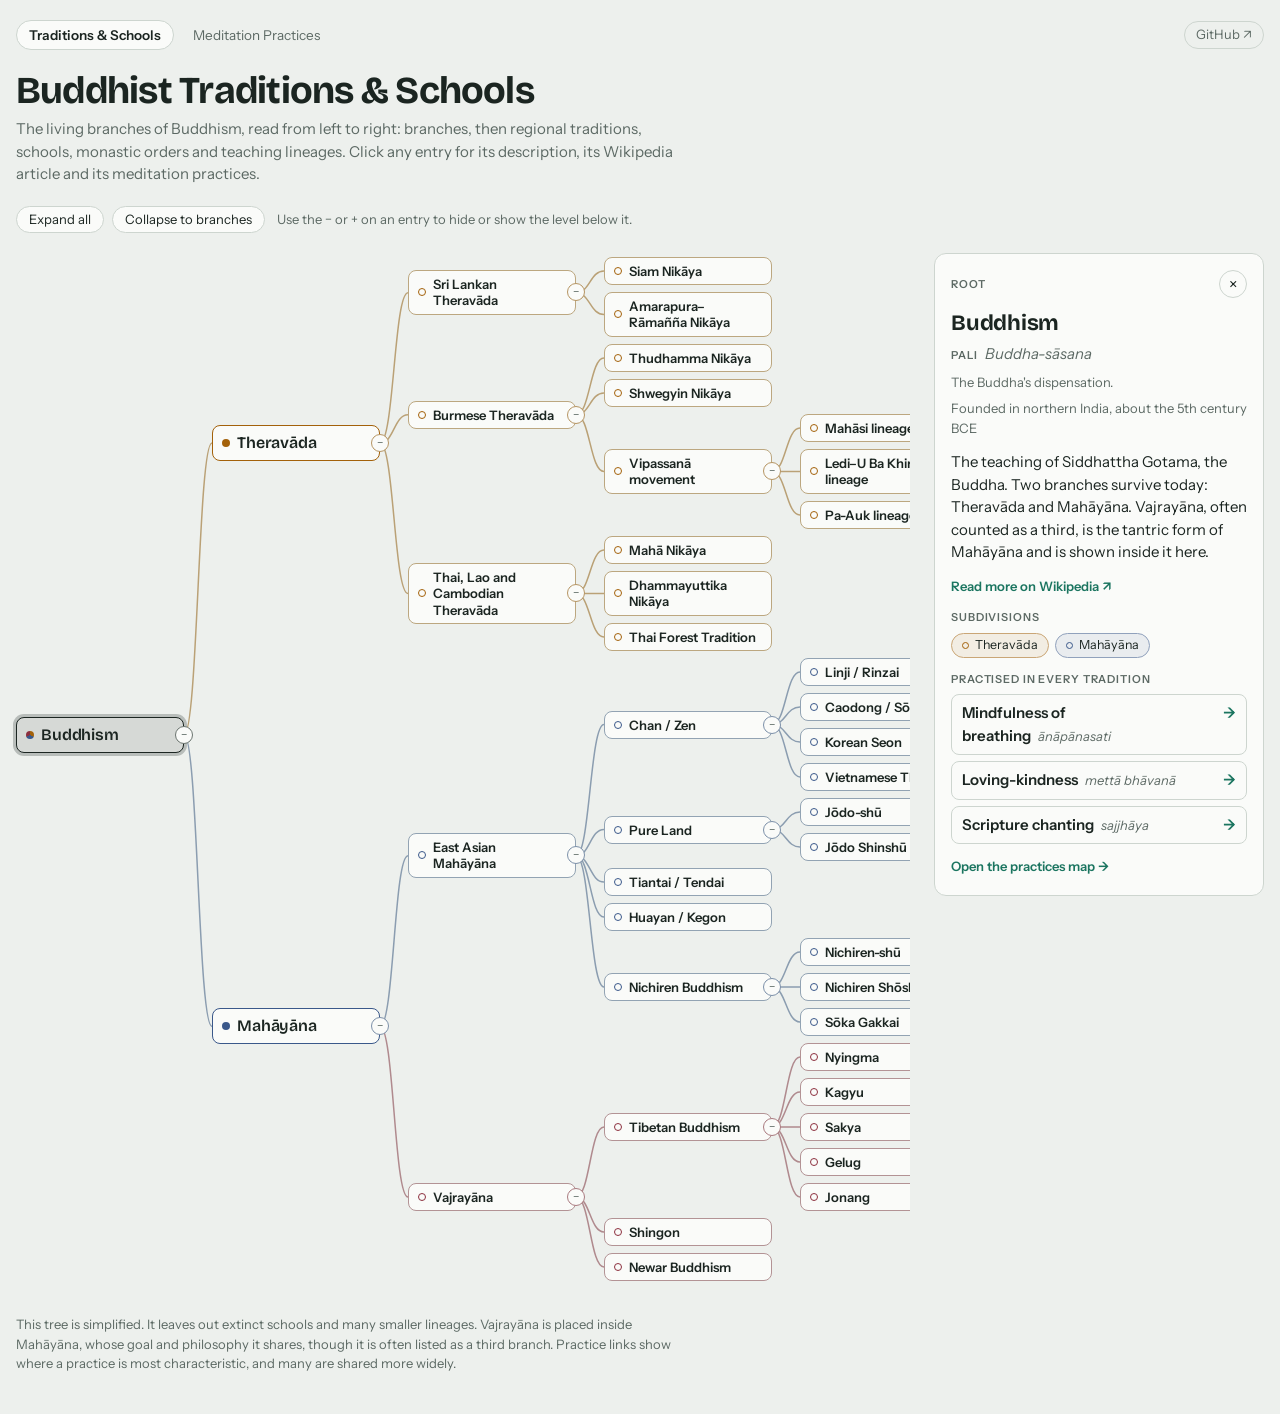
<file: index.html>
<!doctype html>
<html lang="en">
<head>
<meta charset="utf-8">
<meta name="viewport" content="width=device-width, initial-scale=1, viewport-fit=cover">
<meta name="description" content="A tidy tree of the major branches of Buddhism with their schools, orders and lineages, linked to Wikipedia and to the meditation practices of each.">
<title>Buddhist Traditions &amp; Schools</title>
<link rel="stylesheet" href="https://fonts.googleapis.com/css2?family=Bricolage+Grotesque:opsz,wght@12..96,500;12..96,700&family=Instrument+Sans:ital,wght@0,400;0,500;0,600;1,400&display=swap">
<link rel="stylesheet" href="site.css">
</head>
<body>
<div class="page wide">
  <nav class="nav" aria-label="Pages">
    <a href="index.html" aria-current="page">Traditions &amp; Schools</a>
    <a href="practices.html">Meditation Practices</a>
    <a class="repo" href="https://github.com/mobiledge/buddhist-meditation-map">GitHub <span aria-hidden="true">&#8599;</span></a>
  </nav>

  <header>
    <h1>Buddhist Traditions &amp; Schools</h1>
    <p class="lede">The living branches of Buddhism, read from left to right: branches, then regional traditions, schools, monastic orders and teaching lineages. Click any entry for its description, its Wikipedia article and its meditation practices.</p>
  </header>

  <div class="treebar">
    <button class="pill" type="button" id="expand">Expand all</button>
    <button class="pill" type="button" id="collapse">Collapse to branches</button>
    <span class="note">Use the &minus; or + on an entry to hide or show the level below it.</span>
  </div>

  <main>
    <div class="tidy-wrap" id="wrap" tabindex="0" role="region" aria-label="Traditions tree">
      <div class="tidy" id="tidy"><svg id="edges" aria-hidden="true"></svg></div>
    </div>
    <aside class="panel" id="panel" aria-live="polite"></aside>
  </main>

  <footer>
    <p>This tree is simplified. It leaves out extinct schools and many smaller lineages. Vajrayāna is placed inside Mahāyāna, whose goal and philosophy it shares, though it is often listed as a third branch. Practice links show where a practice is most characteristic, and many are shared more widely.</p>
  </footer>
</div>

<script src="data.js"></script>
<script>
(function () {
  var D = window.BMM, byId = D.byId;
  var $ = function (id) { return document.getElementById(id); };
  var SVGNS = "http://www.w3.org/2000/svg";
  var GAPX = 28, GAPY = 7;
  var wide = window.matchMedia && window.matchMedia("(min-width: 861px)").matches;
  var state = { sel: wide ? "buddhism" : null, open: {} };
  D.TRADITIONS.forEach(function (t) { state.open[t.id] = true; });
  var cards = {}, edges = {}, pos = {};

  function el(tag, cls, text) {
    var e = document.createElement(tag);
    if (cls) e.className = cls;
    if (text != null) e.textContent = text;
    return e;
  }

  // ----- build every node once, in reading order -----
  function build(id) {
    var t = byId[id];
    var c = el("div", "tnode " + t.fam + " d" + Math.min(t.depth, 3));
    var b = el("button", "pick");
    b.type = "button"; b.id = "node-" + id; b.dataset.go = id;
    b.appendChild(el("span", "dot" + (t.depth > 1 ? " hollow" : "")));
    b.appendChild(el("span", null, t.name));
    c.appendChild(b);
    if (t.children.length) {
      var tw = el("button", "twist");
      tw.type = "button"; tw.dataset.twist = id;
      c.appendChild(tw);
    }
    $("tidy").appendChild(c);
    cards[id] = c;
    if (t.parent) {
      var path = document.createElementNS(SVGNS, "path");
      path.setAttribute("class", t.fam);
      $("edges").appendChild(path);
      edges[id] = path;
    }
    t.children.forEach(build);
  }
  build("buddhism");

  // ----- tidy layout: leaves stack in order, each parent sits at the middle of its children -----
  function kids(id) { return state.open[id] ? byId[id].children : []; }

  function layout() {
    var W = cards.buddhism.offsetWidth, h = {}, block = {}, maxDepth = 0, visible = {};
    (function mark(id) { visible[id] = true; kids(id).forEach(mark); })("buddhism");
    D.TRADITIONS.forEach(function (t) {
      var c = cards[t.id];
      c.hidden = !visible[t.id];
      if (edges[t.id]) edges[t.id].style.display = visible[t.id] ? "" : "none";
      var tw = c.querySelector(".twist");
      if (tw) {
        tw.textContent = state.open[t.id] ? "−" : "+";
        tw.setAttribute("aria-expanded", state.open[t.id] ? "true" : "false");
        tw.setAttribute("aria-label", (state.open[t.id] ? "Hide" : "Show") + " the subdivisions of " + t.name);
      }
      c.classList.toggle("sel", state.sel === t.id);
      c.firstChild.setAttribute("aria-pressed", state.sel === t.id ? "true" : "false");
    });
    Object.keys(visible).forEach(function (id) { h[id] = cards[id].offsetHeight; });

    function size(id) {
      var k = kids(id), total = 0;
      k.forEach(function (c) { total += size(c) + GAPY; });
      block[id] = Math.max(h[id], k.length ? total - GAPY : 0);
      return block[id];
    }
    function place(id, depth, top) {
      var k = kids(id), y = top;
      maxDepth = Math.max(maxDepth, depth);
      if (k.length) {
        var total = -GAPY;
        k.forEach(function (c) { total += block[c] + GAPY; });
        var at = top + (block[id] - total) / 2;
        k.forEach(function (c) { place(c, depth + 1, at); at += block[c] + GAPY; });
        var a = pos[k[0]], b = pos[k[k.length - 1]];
        y = (a.y + a.h / 2 + b.y + b.h / 2) / 2 - h[id] / 2;
        y = Math.min(Math.max(y, top), top + block[id] - h[id]);
      }
      pos[id] = { x: depth * (W + GAPX), y: y, h: h[id] };
    }
    var total = size("buddhism");
    place("buddhism", 0, 0);

    Object.keys(visible).forEach(function (id) {
      var p = pos[id];
      cards[id].style.transform = "translate(" + p.x + "px," + Math.round(p.y) + "px)";
      var par = byId[id].parent;
      if (par) {
        var q = pos[par], x1 = q.x + W, y1 = q.y + q.h / 2, x2 = p.x, y2 = p.y + p.h / 2, mx = (x1 + x2) / 2;
        edges[id].setAttribute("d", "M" + x1 + "," + y1.toFixed(1) + " C" + mx + "," + y1.toFixed(1) + " " + mx + "," + y2.toFixed(1) + " " + x2 + "," + y2.toFixed(1));
      }
    });
    $("tidy").style.height = Math.ceil(total) + "px";
    $("tidy").style.width = ((maxDepth + 1) * W + maxDepth * GAPX) + "px";
  }

  // ----- detail panel -----
  function section(p, title) {
    var s = el("div", "sec");
    s.appendChild(el("div", "sub", title));
    p.appendChild(s);
    return s;
  }
  function nodeTag(t, dot) {
    var b = el("button", "tag " + t.fam);
    b.type = "button"; b.dataset.go = t.id;
    if (dot) b.appendChild(el("span", "dot hollow"));
    b.appendChild(el("span", null, t.name));
    return b;
  }
  function practiceLink(entry) {
    var p = entry.p, a = el("a", "item");
    a.href = "practices.html#p-" + p.id;
    a.appendChild(el("span", "go", "→"));
    a.appendChild(el("b", null, p.name));
    var st = D.shortTerm(p);
    if (st) a.appendChild(el("i", "tm2", st));
    if (entry.techs.length) a.appendChild(el("span", "why", "Technique: " + entry.techs.map(function (k) { return k.name; }).join(", ")));
    return a;
  }

  function renderPanel() {
    var t = state.sel ? byId[state.sel] : null, p = $("panel");
    p.textContent = "";
    p.classList.toggle("empty", !t);
    if (!t) {
      p.appendChild(el("div", "eyebrow", "Details"));
      p.appendChild(el("p", null, "Click an entry in the tree to read about it, open its Wikipedia article and see its meditation practices."));
      return;
    }
    var top = el("div", "panel-top");
    top.appendChild(el("div", "eyebrow", t.kind));
    var x = el("button", "close", "×");
    x.type = "button"; x.id = "close"; x.setAttribute("aria-label", "Close details");
    top.appendChild(x);
    p.appendChild(top);

    var head = el("div", "sec");
    var anc = D.ancestors(t.id).reverse();
    if (anc.length) {
      var cr = el("div", "crumbs");
      anc.forEach(function (a, i) {
        if (i) cr.appendChild(el("span", null, "›"));
        cr.appendChild(nodeTag(byId[a], false));
      });
      head.appendChild(cr);
    }
    head.appendChild(el("h2", null, t.name));
    if (D.shortTerm(t)) {
      var tp = el("p", "term");
      if (t.lang) tp.appendChild(el("span", "lang", t.lang));
      tp.appendChild(el("i", null, t.term));
      head.appendChild(tp);
    }
    if (t.gloss) head.appendChild(el("p", "note", t.gloss));
    if (t.region) head.appendChild(el("p", "note", t.region));
    p.appendChild(head);
    p.appendChild(el("p", null, t.desc));

    var w = el("a", "xref", "Read more on Wikipedia ↗");
    w.href = t.wiki; w.target = "_blank"; w.rel = "noopener";
    p.appendChild(w);

    if (t.children.length) {
      var s1 = section(p, "Subdivisions"), tags = el("div", "tags");
      t.children.forEach(function (c) { tags.appendChild(nodeTag(byId[c], true)); });
      s1.appendChild(tags);
    }

    var pr = D.practicesFor(t.id);
    var s2 = section(p, t.id === "buddhism" ? "Practised in every tradition" : "Meditation practices");
    if (pr.direct.length) {
      var ul = el("ul", "list");
      pr.direct.forEach(function (e) { var li = el("li"); li.appendChild(practiceLink(e)); ul.appendChild(li); });
      s2.appendChild(ul);
    } else {
      s2.appendChild(el("p", "note", "No practice on the map is specific to this entry. It follows the practices of the wider tradition below."));
    }
    if (pr.shared.length) {
      var s3 = section(p, "Shared with the wider tradition"), tg = el("div", "tags");
      pr.shared.forEach(function (e) {
        var a = el("a", "tag qual", e.p.name);
        a.href = "practices.html#p-" + e.p.id;
        tg.appendChild(a);
      });
      s3.appendChild(tg);
    }
    var all = el("a", "xref", t.id === "buddhism" ? "Open the practices map →" : "Show " + t.name + " on the practices map →");
    all.href = "practices.html" + (t.id === "buddhism" ? "" : "#t-" + t.id);
    p.appendChild(all);
    p.scrollTop = 0;
  }

  function select(id, scroll) {
    state.sel = id;
    if (id) D.ancestors(id).forEach(function (a) { state.open[a] = true; });
    layout();
    renderPanel();
    try { history.replaceState(null, "", id ? "#" + id : location.pathname + location.search); } catch (e) {}
    if (id && scroll) {
      var still = window.matchMedia && window.matchMedia("(prefers-reduced-motion: reduce)").matches;
      cards[id].firstChild.scrollIntoView({ block: "center", inline: "center", behavior: still ? "auto" : "smooth" });
    }
  }

  // ----- events -----
  document.addEventListener("click", function (e) {
    var t = e.target;
    var tw = t.closest("[data-twist]");
    if (tw) { state.open[tw.dataset.twist] = !state.open[tw.dataset.twist]; layout(); return; }
    var go = t.closest("[data-go]");
    if (go) {
      var inTree = !!go.closest("#tidy");
      select(inTree && state.sel === go.dataset.go ? null : go.dataset.go, !inTree);
      return;
    }
    if (t.closest("#close")) { select(null); return; }
    if (t.closest("#expand")) { D.TRADITIONS.forEach(function (x) { state.open[x.id] = true; }); layout(); return; }
    if (t.closest("#collapse")) { D.TRADITIONS.forEach(function (x) { state.open[x.id] = x.depth < 1; }); layout(); }
  });

  // index.html#<tradition id> selects that entry; this is how the practices page links here
  function fromHash() {
    var h = decodeURIComponent(location.hash.slice(1));
    if (h && byId[h] && byId[h].set === "trad") { select(h, true); return true; }
    return false;
  }
  window.addEventListener("hashchange", fromHash);
  window.addEventListener("resize", layout);
  if (document.fonts && document.fonts.ready) document.fonts.ready.then(layout);
  if (!fromHash()) { layout(); renderPanel(); }
  requestAnimationFrame(function () { requestAnimationFrame(function () { $("tidy").classList.add("ready"); }); });
})();
</script>
</body>
</html>
</file>
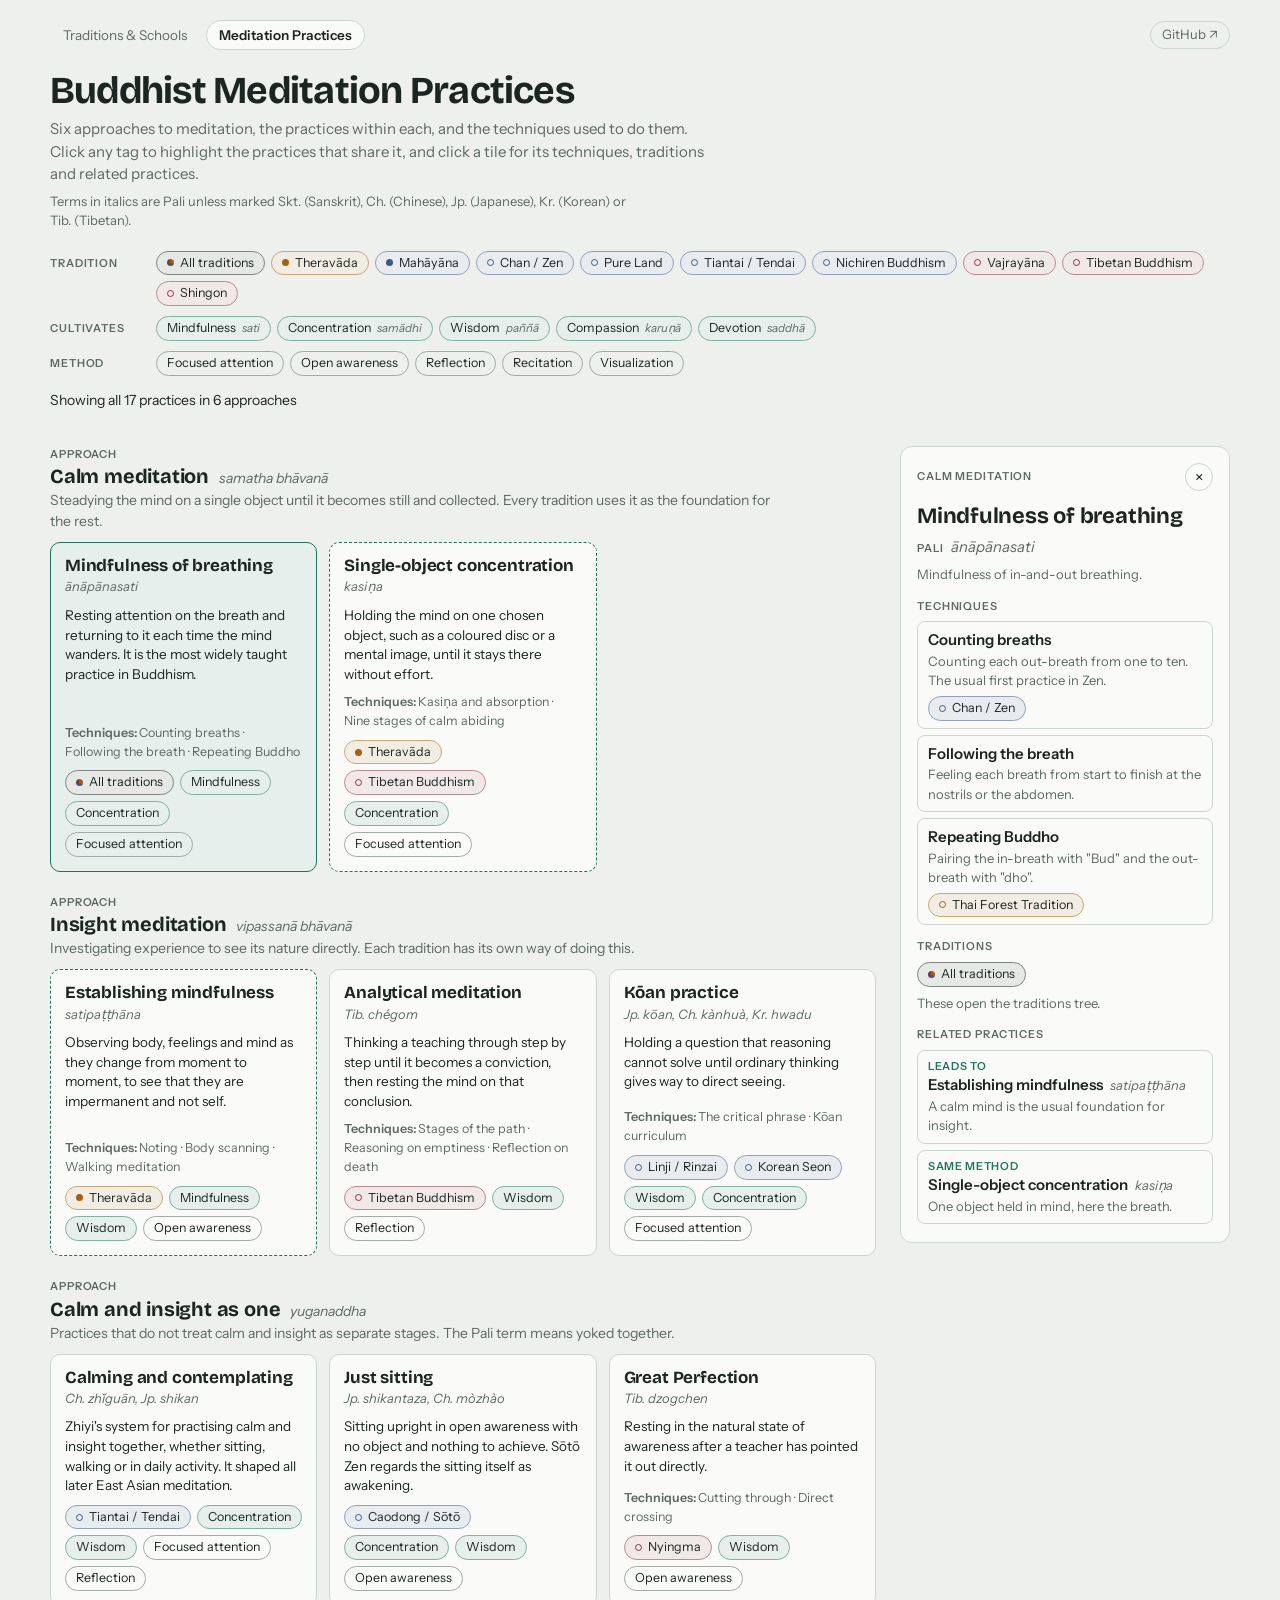
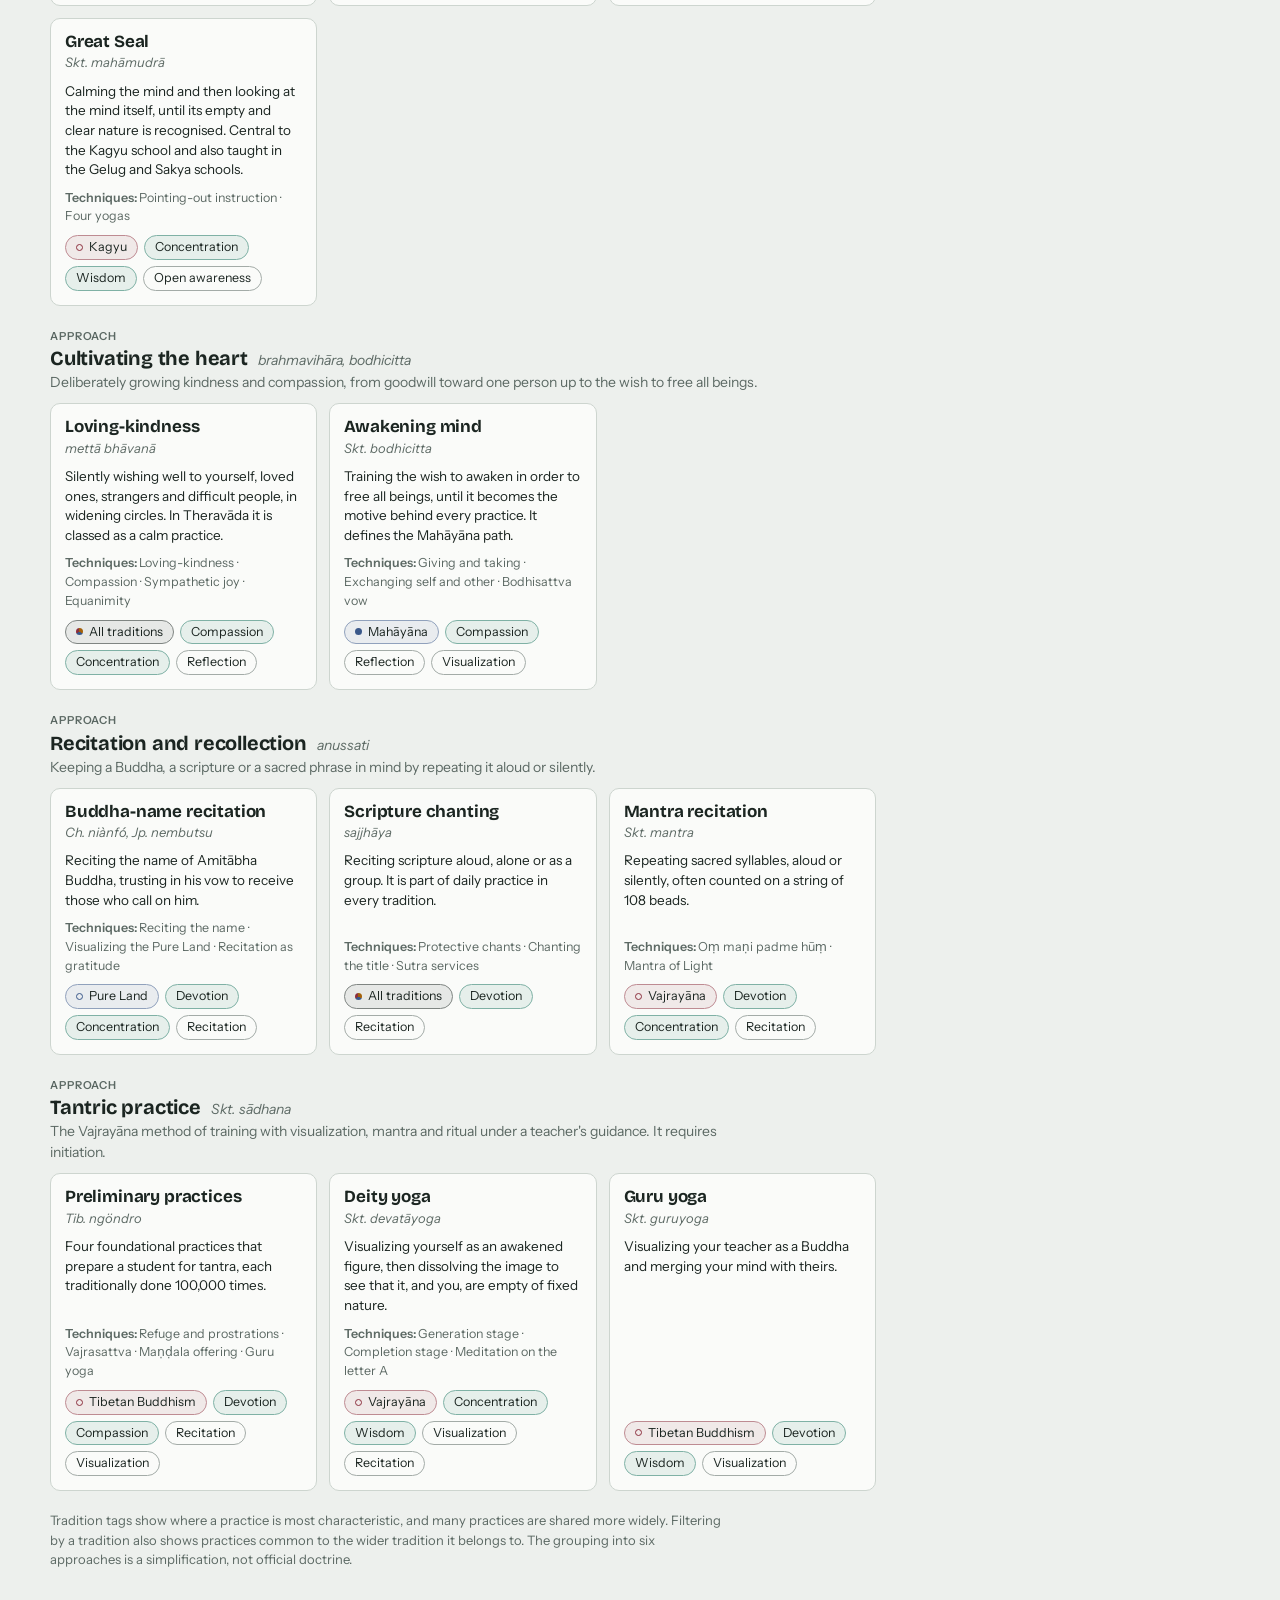
<file: practices.html>
<!doctype html>
<html lang="en">
<head>
<meta charset="utf-8">
<meta name="viewport" content="width=device-width, initial-scale=1, viewport-fit=cover">
<meta name="description" content="An interactive map of Buddhist meditation approaches, practices and techniques, filterable by tradition, quality cultivated and method.">
<title>Buddhist Meditation Practices</title>
<link rel="stylesheet" href="https://fonts.googleapis.com/css2?family=Bricolage+Grotesque:opsz,wght@12..96,500;12..96,700&family=Instrument+Sans:ital,wght@0,400;0,500;0,600;1,400&display=swap">
<link rel="stylesheet" href="site.css">
</head>
<body>
<div class="page">
  <nav class="nav" aria-label="Pages">
    <a href="index.html">Traditions &amp; Schools</a>
    <a href="practices.html" aria-current="page">Meditation Practices</a>
    <a class="repo" href="https://github.com/mobiledge/buddhist-meditation-map">GitHub <span aria-hidden="true">&#8599;</span></a>
  </nav>

  <header>
    <h1>Buddhist Meditation Practices</h1>
    <p class="lede">Six approaches to meditation, the practices within each, and the techniques used to do them. Click any tag to highlight the practices that share it, and click a tile for its techniques, traditions and related practices.</p>
    <p class="lede legend">Terms in italics are Pali unless marked Skt. (Sanskrit), Ch. (Chinese), Jp. (Japanese), Kr. (Korean) or Tib. (Tibetan).</p>
  </header>

  <section class="filters" aria-label="Filters">
    <div class="frow"><span class="label">Tradition</span><div class="tags" id="fTrad"></div></div>
    <div class="frow"><span class="label">Cultivates</span><div class="tags" id="fQual"></div></div>
    <div class="frow"><span class="label">Method</span><div class="tags" id="fMethod"></div></div>
    <div class="status" id="status" aria-live="polite"></div>
    <div class="infos" id="infos"></div>
  </section>

  <main>
    <section class="board" id="board" aria-label="Practices"></section>
    <aside class="panel" id="panel" aria-live="polite"></aside>
  </main>

  <footer>
    <p>Tradition tags show where a practice is most characteristic, and many practices are shared more widely. Filtering by a tradition also shows practices common to the wider tradition it belongs to. The grouping into six approaches is a simplification, not official doctrine.</p>
  </footer>
</div>

<script src="data.js"></script>
<script>
(function () {
  var D = window.BMM, byId = D.byId;
  var $ = function (id) { return document.getElementById(id); };
  var wide = window.matchMedia && window.matchMedia("(min-width: 861px)").matches;
  var state = { trad: null, qual: null, method: null, sel: null };
  var tiles = {}, sections = {};
  // traditions offered in the filter bar; any other tree entry can still arrive from the tree page or a tile tag
  var BAR = ["buddhism", "theravada", "mahayana", "chan", "pureland", "tiantai", "nichiren", "vajrayana", "tibetan", "shingon"];

  function el(tag, cls, text) {
    var e = document.createElement(tag);
    if (cls) e.className = cls;
    if (text != null) e.textContent = text;
    return e;
  }
  function cls(item) { return item.set === "trad" ? item.fam : item.set; }

  function makeTag(item, withTerm, label) {
    var b = el("button", "tag " + cls(item));
    b.type = "button";
    b.dataset.f = item.set + ":" + item.id;
    if (item.set === "trad") b.appendChild(el("span", "dot" + (item.depth > 1 ? " hollow" : "")));
    b.appendChild(el("span", null, label || item.name));
    if (withTerm && item.set === "qual") b.appendChild(el("i", "tt", item.term));
    return b;
  }

  // ----- build -----
  D.QUALITIES.forEach(function (q) { $("fQual").appendChild(makeTag(q, true)); });
  D.METHODS.forEach(function (m) { $("fMethod").appendChild(makeTag(m, false)); });

  D.APPROACHES.forEach(function (a) {
    var sec = el("section", "approach");
    var head = el("div", "approach-head");
    head.appendChild(el("div", "eyebrow", "Approach"));
    var h = el("h2");
    h.appendChild(el("span", null, a.name));
    h.appendChild(el("i", null, D.shortTerm(a) || a.term));
    head.appendChild(h);
    head.appendChild(el("p", null, a.desc));
    sec.appendChild(head);
    var grid = el("div", "grid");
    D.PRACTICES.filter(function (p) { return p.approach === a.id; }).forEach(function (p) {
      var tile = el("article", "tile");
      tile.id = "tile-" + p.id;
      var th = el("div", "tile-head");
      var open = el("button", "tile-open", p.name);
      open.type = "button"; open.dataset.open = p.id;
      th.appendChild(open);
      var st = D.shortTerm(p);
      if (st) th.appendChild(el("span", "tm", st));
      tile.appendChild(th);
      tile.appendChild(el("p", "tile-desc", p.desc));
      if (p.techs.length) {
        var tl = el("p", "techline");
        tl.appendChild(el("b", null, "Techniques: "));
        tl.appendChild(document.createTextNode(p.techs.map(function (k) { return k.name; }).join(" · ")));
        tile.appendChild(tl);
      }
      var tags = el("div", "tags");
      p.trads.forEach(function (x) { tags.appendChild(makeTag(byId[x], false, x === "buddhism" ? "All traditions" : null)); });
      p.quals.forEach(function (x) { tags.appendChild(makeTag(byId[x], false)); });
      p.methods.forEach(function (x) { tags.appendChild(makeTag(byId[x], false)); });
      tile.appendChild(tags);
      tiles[p.id] = tile;
      grid.appendChild(tile);
    });
    sec.appendChild(grid);
    sections[a.id] = sec;
    $("board").appendChild(sec);
  });

  // ----- state to view -----
  function matches(p) {
    var f = state.trad;
    if (f === "buddhism") { if (p.trads.indexOf("buddhism") < 0) return false; }
    else if (f) {
      var ok = p.trads.some(function (t) { return D.within(t, f) || D.within(f, t); }) ||
               p.techs.some(function (k) { return k.trad && D.within(k.trad, f); });
      if (!ok) return false;
    }
    if (state.qual && p.quals.indexOf(state.qual) < 0) return false;
    if (state.method && p.methods.indexOf(state.method) < 0) return false;
    return true;
  }

  function render() {
    var sel = state.sel ? byId[state.sel] : null, rel = {};
    if (sel) sel.rel.forEach(function (r) { rel[r[0]] = 1; });
    var shown = 0, perApproach = {};
    D.PRACTICES.forEach(function (p) {
      var ok = matches(p), tile = tiles[p.id];
      if (ok) { shown++; perApproach[p.approach] = 1; }
      tile.classList.toggle("dim", !ok);
      tile.classList.toggle("sel", state.sel === p.id);
      tile.classList.toggle("rel", !!rel[p.id]);
      tile.querySelector(".tile-open").setAttribute("aria-pressed", state.sel === p.id ? "true" : "false");
    });
    D.APPROACHES.forEach(function (a) { sections[a.id].classList.toggle("dim", !perApproach[a.id]); });

    // tradition row: the fixed set, plus the active one if it is a deeper entry
    var ft = $("fTrad");
    ft.textContent = "";
    var bar = BAR.slice();
    if (state.trad && bar.indexOf(state.trad) < 0) bar.push(state.trad);
    bar.forEach(function (id) { ft.appendChild(makeTag(byId[id], false, id === "buddhism" ? "All traditions" : null)); });

    Array.prototype.forEach.call(document.querySelectorAll("[data-f]"), function (b) {
      var f = b.dataset.f.split(":");
      var key = f[0] === "trad" ? "trad" : f[0];
      b.setAttribute("aria-pressed", state[key] === f[1] ? "true" : "false");
    });

    var active = ["trad", "qual", "method"].filter(function (k) { return state[k]; }).map(function (k) { return byId[state[k]]; });
    var st = $("status");
    st.textContent = "";
    if (active.length) {
      var s = el("span");
      s.appendChild(el("b", null, shown + " of " + D.PRACTICES.length));
      s.appendChild(document.createTextNode(" practices match " + active.map(function (x) {
        return x.id === "buddhism" ? "All traditions" : x.name;
      }).join(" + ")));
      st.appendChild(s);
      var c = el("button", "pill", "Clear filters");
      c.type = "button"; c.id = "clear";
      st.appendChild(c);
    } else {
      st.appendChild(el("span", null, "Showing all " + D.PRACTICES.length + " practices in " + D.APPROACHES.length + " approaches"));
    }

    var infos = $("infos");
    infos.textContent = "";
    active.forEach(function (x) {
      if (!x.desc) return;
      var box = el("div", "info " + cls(x));
      var who = el("div", "who");
      who.appendChild(el("b", null, x.id === "buddhism" ? "All traditions" : x.name));
      if (x.term && (x.set === "qual" || D.shortTerm(x))) {
        if (x.lang) who.appendChild(el("span", "lang", x.lang));
        who.appendChild(el("i", null, x.term));
      }
      box.appendChild(who);
      box.appendChild(el("p", null, x.id === "buddhism"
        ? "Practices found in Theravāda, Mahāyāna and Vajrayāna alike, though each has its own version."
        : x.desc));
      if (x.set === "trad") {
        var p = el("p");
        var a = el("a", "xref", "View " + (x.id === "buddhism" ? "the traditions tree" : x.name + " in the traditions tree") + " →");
        a.href = "index.html#" + x.id;
        p.appendChild(a);
        box.appendChild(p);
      }
      infos.appendChild(box);
    });

    renderPanel(sel);
    var h = state.sel ? "#p-" + state.sel : state.trad ? "#t-" + state.trad : "";
    try { history.replaceState(null, "", h || location.pathname + location.search); } catch (e) {}
  }

  function section(p, title) {
    var s = el("div", "sec");
    s.appendChild(el("div", "sub", title));
    p.appendChild(s);
    return s;
  }
  function tradLink(t) {
    var a = el("a", "tag " + t.fam);
    a.href = "index.html#" + t.id;
    a.appendChild(el("span", "dot" + (t.depth > 1 ? " hollow" : "")));
    a.appendChild(el("span", null, t.id === "buddhism" ? "All traditions" : t.name));
    return a;
  }

  function renderPanel(sel) {
    var p = $("panel");
    p.textContent = "";
    p.classList.toggle("empty", !sel);
    if (!sel) {
      p.appendChild(el("div", "eyebrow", "Details"));
      p.appendChild(el("p", null, "Click a tile to see what the practice's name means, the techniques used to do it, the traditions that teach it and the practices it connects to."));
      return;
    }
    var top = el("div", "panel-top");
    top.appendChild(el("div", "eyebrow", byId[sel.approach].name));
    var x = el("button", "close", "×");
    x.type = "button"; x.id = "close"; x.setAttribute("aria-label", "Close details");
    top.appendChild(x);
    p.appendChild(top);

    var head = el("div", "sec");
    head.appendChild(el("h2", null, sel.name));
    var tp = el("p", "term");
    if (sel.lang) tp.appendChild(el("span", "lang", sel.lang));
    tp.appendChild(el("i", null, sel.term));
    head.appendChild(tp);
    if (sel.gloss) head.appendChild(el("p", "note", sel.gloss));
    p.appendChild(head);

    if (sel.techs.length) {
      var s1 = section(p, "Techniques"), ul = el("ul", "list");
      sel.techs.forEach(function (k) {
        var li = el("li"), box = el("div", "item");
        box.appendChild(el("b", null, k.name));
        box.appendChild(el("span", "why", k.desc));
        if (k.trad) {
          var w = el("span", "tags");
          w.style.marginTop = "5px";
          w.appendChild(tradLink(byId[k.trad]));
          box.appendChild(w);
        }
        li.appendChild(box);
        ul.appendChild(li);
      });
      s1.appendChild(ul);
    }

    var s2 = section(p, "Traditions"), tg = el("div", "tags");
    sel.trads.forEach(function (t) { tg.appendChild(tradLink(byId[t])); });
    s2.appendChild(tg);
    s2.appendChild(el("p", "note", "These open the traditions tree."));

    var s3 = section(p, "Related practices"), ul2 = el("ul", "list");
    sel.rel.forEach(function (r) {
      var li = el("li"), b = el("button", "item"), other = byId[r[0]];
      b.type = "button"; b.dataset.go = other.id;
      b.appendChild(el("span", "k", r[1]));
      b.appendChild(el("b", null, other.name));
      var st = D.shortTerm(other);
      if (st) b.appendChild(el("i", "tm2", st));
      b.appendChild(el("span", "why", r[2]));
      li.appendChild(b);
      ul2.appendChild(li);
    });
    s3.appendChild(ul2);
    p.scrollTop = 0;
  }

  function reveal(id) {
    var still = window.matchMedia && window.matchMedia("(prefers-reduced-motion: reduce)").matches;
    tiles[id].scrollIntoView({ block: "center", behavior: still ? "auto" : "smooth" });
  }

  // ----- events -----
  document.addEventListener("click", function (e) {
    var t = e.target;
    var f = t.closest("[data-f]");
    if (f) {
      var parts = f.dataset.f.split(":");
      state[parts[0]] = state[parts[0]] === parts[1] ? null : parts[1];
      render();
      return;
    }
    var open = t.closest("[data-open]");
    if (open) { state.sel = state.sel === open.dataset.open ? null : open.dataset.open; render(); return; }
    var go = t.closest("[data-go]");
    if (go) { state.sel = go.dataset.go; render(); reveal(state.sel); return; }
    if (t.closest("#clear")) { state.trad = state.qual = state.method = null; render(); return; }
    if (t.closest("#close")) { state.sel = null; render(); }
  });

  // #p-<practice> selects a practice, #t-<tradition> filters by a tradition
  function fromHash() {
    var h = decodeURIComponent(location.hash.slice(1)), id = h.slice(2);
    if (h.indexOf("p-") === 0 && byId[id] && byId[id].approach) { state.sel = id; render(); reveal(id); return true; }
    if (h.indexOf("t-") === 0 && byId[id] && byId[id].set === "trad") { state.trad = id; state.sel = null; render(); return true; }
    return false;
  }
  window.addEventListener("hashchange", fromHash);
  if (!fromHash()) {
    if (wide) state.sel = "breath";
    render();
  }
})();
</script>
</body>
</html>
</file>
<file: site.css>
/* Shared styles for both pages.
   Tradition colours follow monastic robes: saffron (Theravāda), ink blue (Mahāyāna), maroon (Vajrayāna).
   Qualities are jade, methods neutral. */
:root {
  --bg: #EDF0ED;
  --surface: #FAFBF9;
  --fg: #1B2521;
  --muted: #5C6964;
  --hair: #CDD5CF;
  --thera: #A3610A;
  --maha: #3A588A;
  --vajra: #8C2F3E;
  --jade: #1B7560;
  --shadow: 0 -6px 24px rgba(20, 35, 30, .14);
  --display: "Bricolage Grotesque", "Space Grotesk", system-ui, sans-serif;
  --body: "Instrument Sans", Inter, system-ui, -apple-system, "Segoe UI", sans-serif;
  color-scheme: light;
}
@media (prefers-color-scheme: dark) {
  :root {
    --bg: #111715; --surface: #19221F; --fg: #E5ECE8; --muted: #97A49E; --hair: #2D3A35;
    --thera: #E2A446; --maha: #92B0E4; --vajra: #E58796; --jade: #5FC7A9;
    --shadow: 0 -6px 24px rgba(0, 0, 0, .5);
    color-scheme: dark;
  }
}

* { box-sizing: border-box; }
[hidden] { display: none !important; }
body {
  margin: 0;
  background: var(--bg);
  color: var(--fg);
  font-family: var(--body);
  font-size: 15px;
  line-height: 1.5;
  padding-block: 20px 40px;
  padding-left: max(16px, env(safe-area-inset-left, 0px));
  padding-right: max(16px, env(safe-area-inset-right, 0px));
}
.page { max-width: 1180px; margin: 0 auto; display: flex; flex-direction: column; gap: 20px; }

button { font: inherit; color: inherit; cursor: pointer; }
a { color: inherit; }
:focus-visible { outline: 2px solid var(--jade); outline-offset: 2px; }

/* ---------- site navigation ---------- */
.nav { display: flex; flex-wrap: wrap; align-items: center; gap: 6px; font-size: 13.5px; }
.nav a {
  text-decoration: none; color: var(--muted); border: 1px solid transparent; border-radius: 999px; padding: 4px 12px;
}
.nav a:hover { color: var(--fg); border-color: var(--hair); }
.nav a[aria-current="page"] { color: var(--fg); background: var(--surface); border-color: var(--hair); font-weight: 600; }
.nav .repo { margin-left: auto; border-color: var(--hair); font-size: 13px; padding: 3px 11px; }

header { display: flex; flex-direction: column; gap: 6px; }
h1 {
  font-family: var(--display); font-weight: 700; font-size: clamp(26px, 4.2vw, 38px);
  line-height: 1.1; letter-spacing: -0.02em; margin: 0; text-wrap: balance;
}
.lede { margin: 0; color: var(--muted); max-width: 66ch; }
.legend { font-size: 13px; }

.label, .eyebrow, .sub, .lang, .kind {
  font-size: 11px; font-weight: 600; letter-spacing: .08em; text-transform: uppercase; color: var(--muted);
}

.thera { --c: var(--thera); } .maha { --c: var(--maha); } .vajra { --c: var(--vajra); }
.qual { --c: var(--jade); } .method { --c: var(--muted); } .all { --c: var(--fg); }
.dot { flex: none; align-self: center; width: 8px; height: 8px; border-radius: 50%; background: var(--c); }
.dot.hollow { background: transparent; border: 1.5px solid var(--c); }
.all .dot { background: conic-gradient(var(--thera) 0 33.3%, var(--maha) 0 66.6%, var(--vajra) 0); }

/* ---------- tags ---------- */
.tags { display: flex; flex-wrap: wrap; gap: 6px; }
.tag {
  display: inline-flex; align-items: baseline; gap: 6px; max-width: 100%;
  border: 1px solid color-mix(in srgb, var(--c) 55%, var(--surface));
  background: color-mix(in srgb, var(--c) 9%, var(--surface));
  border-radius: 999px; padding: 2px 10px; font-size: 12.5px; line-height: 1.5; text-align: left; text-decoration: none;
}
.tag:hover { background: color-mix(in srgb, var(--c) 22%, var(--surface)); }
.tag[aria-pressed="true"] { background: var(--c); border-color: var(--c); color: var(--bg); font-weight: 600; }
.tag.method { background: transparent; }
.tag.method[aria-pressed="true"] { background: var(--c); }
.tag .dot { width: 7px; height: 7px; }
.tag[aria-pressed="true"] .dot { background: var(--bg); }
.tag[aria-pressed="true"] .dot.hollow { background: transparent; border-color: var(--bg); }
.tt { font-size: 11.5px; color: var(--muted); }
.tag[aria-pressed="true"] .tt { color: inherit; opacity: .85; font-weight: 400; }

/* ---------- filter bar (practices) ---------- */
.filters { display: flex; flex-direction: column; gap: 10px; }
.frow { display: grid; grid-template-columns: 96px minmax(0, 1fr); gap: 10px; align-items: baseline; }
.status { display: flex; flex-wrap: wrap; align-items: center; gap: 10px; min-height: 30px; font-size: 14px; }
.status b { font-weight: 600; }
.pill {
  border: 1px solid var(--hair); background: var(--surface); border-radius: 999px; padding: 3px 12px; font-size: 13px;
}
.pill:hover { border-color: var(--muted); }
.infos { display: flex; flex-direction: column; gap: 8px; }
.info {
  border: 1px solid var(--hair); border-radius: 10px; padding: 10px 12px; font-size: 14px; max-width: 80ch;
  background: color-mix(in srgb, var(--c) 7%, var(--surface));
}
.info .who { display: flex; flex-wrap: wrap; align-items: baseline; gap: 8px; }
.info .who b { font-family: var(--display); font-size: 16px; }
.info p { margin: 2px 0 0; }
.xref { font-size: 13px; font-weight: 600; color: var(--jade); text-decoration: none; }
.xref:hover { text-decoration: underline; }

main { display: grid; grid-template-columns: minmax(0, 1fr) 330px; gap: 24px; align-items: start; }
.board { min-width: 0; display: flex; flex-direction: column; gap: 22px; }

/* ---------- approach sections and tiles (practices) ---------- */
.approach { display: flex; flex-direction: column; gap: 10px; }
.approach.dim { opacity: .45; }
.approach-head { display: flex; flex-direction: column; gap: 2px; max-width: 72ch; }
.approach-head h2 {
  font-family: var(--display); font-weight: 700; font-size: 20px; line-height: 1.2; letter-spacing: -0.01em;
  margin: 0; display: flex; flex-wrap: wrap; align-items: baseline; gap: 4px 10px;
}
.approach-head h2 i { font-family: var(--body); font-size: 14px; font-weight: 400; color: var(--muted); letter-spacing: 0; }
.approach-head p { margin: 0; color: var(--muted); font-size: 14px; }
.grid { display: grid; grid-template-columns: repeat(auto-fill, minmax(240px, 1fr)); gap: 12px; }
.tile {
  position: relative; min-width: 0; display: flex; flex-direction: column; gap: 9px;
  background: var(--surface); border: 1px solid var(--hair); border-radius: 10px; padding: 13px 14px 14px;
  transition: opacity .18s, filter .18s, border-color .18s, background .18s;
}
.tile:hover { border-color: var(--muted); }
.tile.dim { opacity: .3; filter: grayscale(1); }
.tile.rel { border-style: dashed; border-color: var(--jade); }
.tile.sel { border-color: var(--jade); background: color-mix(in srgb, var(--jade) 9%, var(--surface)); }
.tile:has(.tile-open:focus-visible) { outline: 2px solid var(--jade); outline-offset: 2px; }
.tile-head { display: flex; flex-direction: column; gap: 1px; min-width: 0; }
.tile-open {
  background: none; border: 0; padding: 0; text-align: left; overflow-wrap: anywhere;
  font-family: var(--display); font-weight: 700; font-size: 17px; line-height: 1.2; letter-spacing: -0.01em;
}
.tile-open::after { content: ""; position: absolute; inset: 0; border-radius: 10px; }
.tile-open:focus-visible { outline: none; }
.tm { font-size: 13px; font-style: italic; color: var(--muted); overflow-wrap: anywhere; }
.tile-desc { margin: 0; font-size: 13.5px; line-height: 1.45; flex: 1; }
.techline { margin: 0; font-size: 12.5px; color: var(--muted); }
.techline b { font-weight: 600; }
.tile .tags { position: relative; z-index: 1; }

/* ---------- tidy tree (traditions) ---------- */
.page.wide { max-width: 1340px; }
.treebar { display: flex; flex-wrap: wrap; gap: 8px; align-items: center; }
.treebar .note { margin-left: 4px; }
.tidy-wrap { min-width: 0; overflow: auto; padding: 4px 14px 14px 4px; margin-left: -4px; }
.tidy { position: relative; --w: 168px; }
.tidy svg { position: absolute; inset: 0; width: 100%; height: 100%; overflow: visible; pointer-events: none; }
.tidy path { fill: none; stroke: color-mix(in srgb, var(--c) 45%, var(--hair)); stroke-width: 1.5; }
.tnode { position: absolute; left: 0; top: 0; width: var(--w); }
.tidy.ready .tnode { transition: transform .25s ease; }
.pick {
  width: 100%; display: flex; align-items: baseline; gap: 7px; text-align: left;
  background: var(--surface); border: 1px solid color-mix(in srgb, var(--c) 40%, var(--hair)); border-radius: 8px;
  padding: 5px 15px 5px 9px; font-size: 13px; font-weight: 600; line-height: 1.25; scroll-margin: 60px;
  transition: border-color .18s, background .18s;
}
.pick span:last-child { min-width: 0; overflow-wrap: anywhere; }
.pick:hover { border-color: var(--c); }
.tnode.d0 .pick, .tnode.d1 .pick { font-family: var(--display); font-size: 16px; letter-spacing: -0.01em; border-color: var(--c); padding-block: 7px; }
.tnode.sel .pick {
  border-color: var(--c); background: color-mix(in srgb, var(--c) 16%, var(--surface));
  box-shadow: 0 0 0 3px color-mix(in srgb, var(--c) 25%, transparent);
}
.twist {
  position: absolute; right: -9px; top: 50%; width: 18px; height: 18px; margin-top: -9px; padding: 0;
  border: 1px solid color-mix(in srgb, var(--c) 55%, var(--hair)); border-radius: 50%; background: var(--surface);
  color: var(--muted); font-size: 12px; line-height: 1;
}
.twist:hover { color: var(--fg); border-color: var(--c); }

/* ---------- detail panel ---------- */
.panel {
  position: sticky; top: 16px; max-height: calc(100vh - 32px); overflow: auto;
  background: var(--surface); border: 1px solid var(--hair); border-radius: 12px;
  padding: 16px 16px 18px; display: flex; flex-direction: column; gap: 13px; min-width: 0;
}
.panel-top { display: flex; justify-content: space-between; align-items: center; gap: 8px; }
.close {
  border: 1px solid var(--hair); background: transparent; border-radius: 999px; width: 28px; height: 28px;
  line-height: 1; font-size: 16px; padding: 0; flex: none;
}
.close:hover { border-color: var(--muted); }
.panel h2 {
  font-family: var(--display); font-weight: 700; font-size: 22px; line-height: 1.15;
  letter-spacing: -0.01em; margin: 0; text-wrap: balance;
}
.term { color: var(--muted); margin: 0; display: flex; flex-wrap: wrap; align-items: baseline; gap: 7px; }
.panel p { margin: 0; }
.note { font-size: 13px; color: var(--muted); }
.sec { display: flex; flex-direction: column; gap: 7px; }
.crumbs { display: flex; flex-wrap: wrap; align-items: center; gap: 4px 6px; font-size: 13px; color: var(--muted); }
.list { list-style: none; margin: 0; padding: 0; display: flex; flex-direction: column; gap: 6px; }
.item {
  display: block; width: 100%; text-align: left; background: transparent; text-decoration: none;
  border: 1px solid var(--hair); border-radius: 8px; padding: 7px 10px;
}
a.item:hover, button.item:hover { border-color: var(--jade); }
.item b { font-weight: 600; }
.item .k { font-size: 11px; font-weight: 600; letter-spacing: .06em; text-transform: uppercase; color: var(--jade); display: block; }
.item .why { display: block; font-size: 13px; color: var(--muted); }
.tm2 { font-size: 13px; color: var(--muted); font-weight: 400; margin-left: 7px; }
.go { float: right; color: var(--jade); font-weight: 600; margin-left: 8px; }

footer { color: var(--muted); font-size: 13px; max-width: 75ch; }
footer p { margin: 0; }

@media (max-width: 860px) {
  main { grid-template-columns: minmax(0, 1fr); gap: 16px; }
  .panel {
    top: auto; bottom: 8px; max-height: 46vh; box-shadow: var(--shadow);
    padding: 13px 14px 15px; gap: 10px; z-index: 5;
  }
  .panel.empty { display: none; }
  .panel h2 { font-size: 19px; }
}
@media (max-width: 560px) {
  .frow { grid-template-columns: minmax(0, 1fr); gap: 5px; }
  .tidy { --w: 150px; }
}
@media (prefers-reduced-motion: reduce) {
  .tile, .tnode, .pick, .tidy.ready .tnode { transition: none; }
}
</file>
